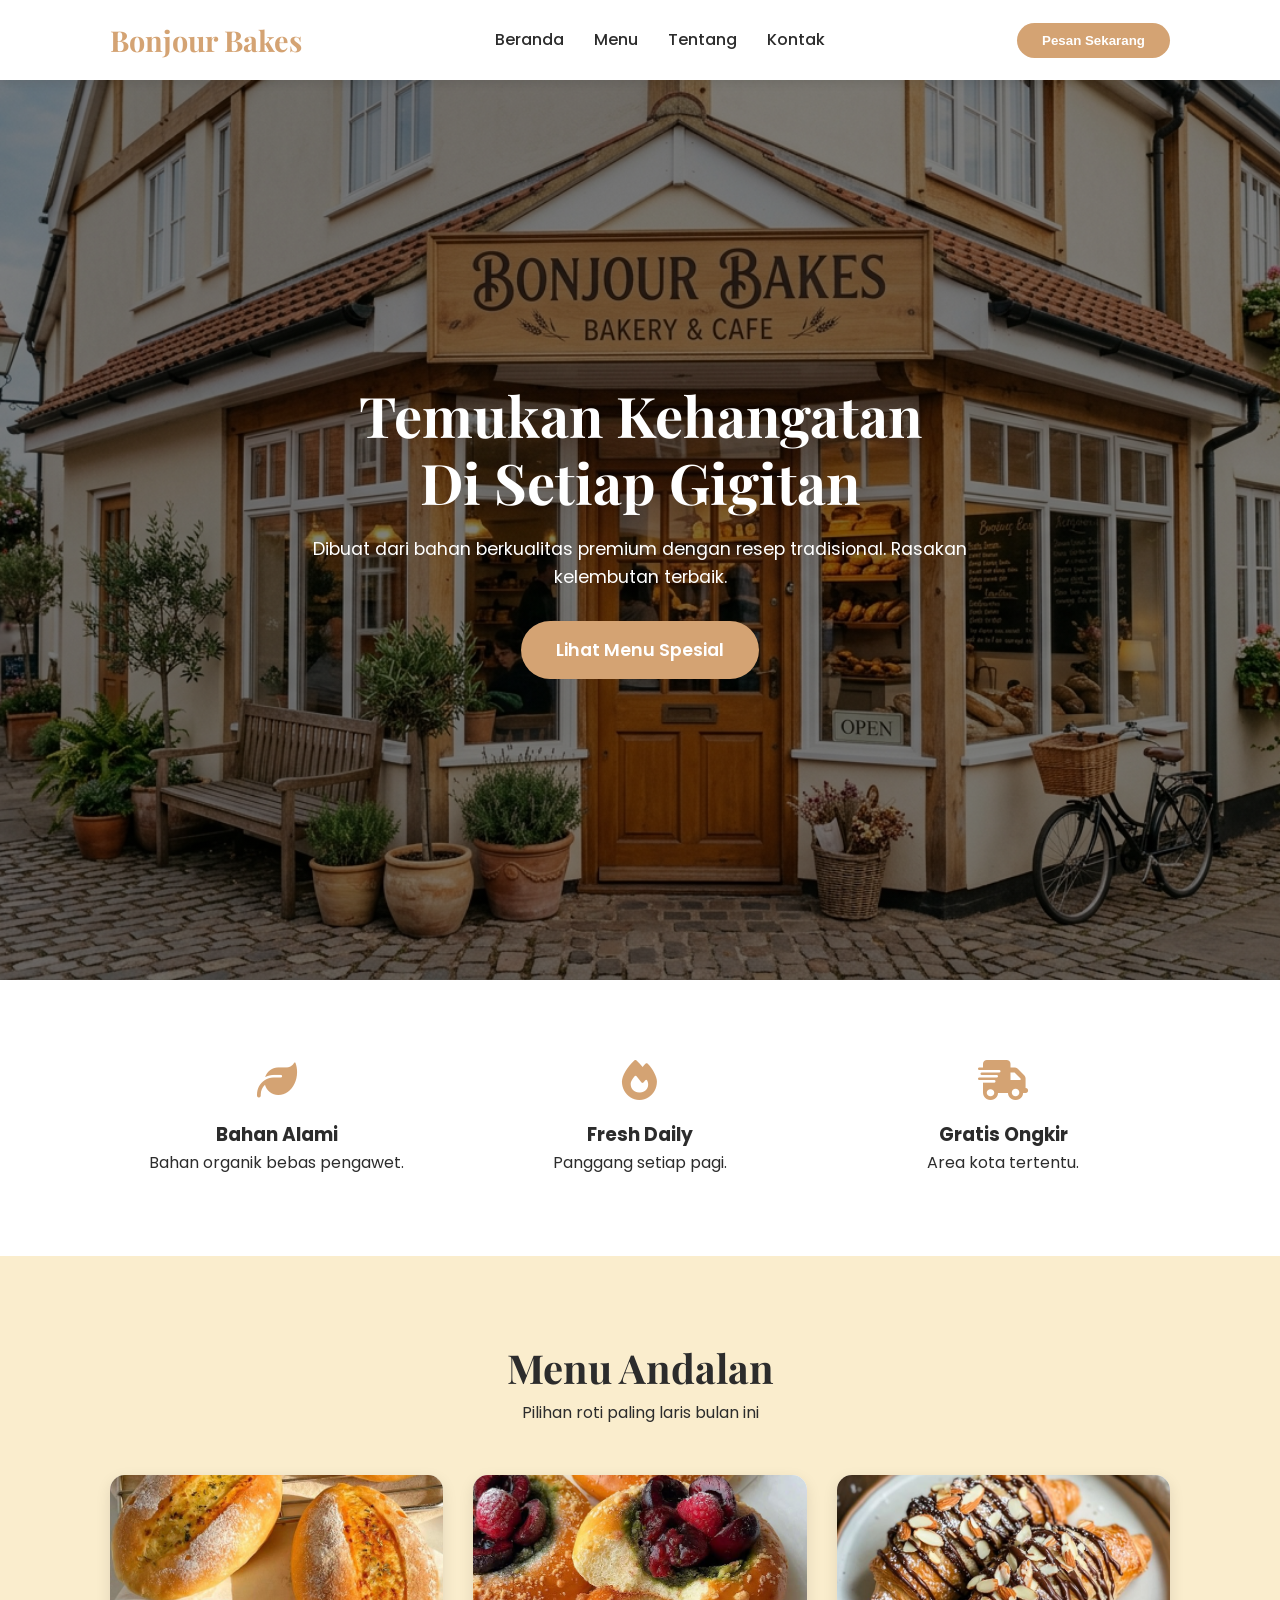
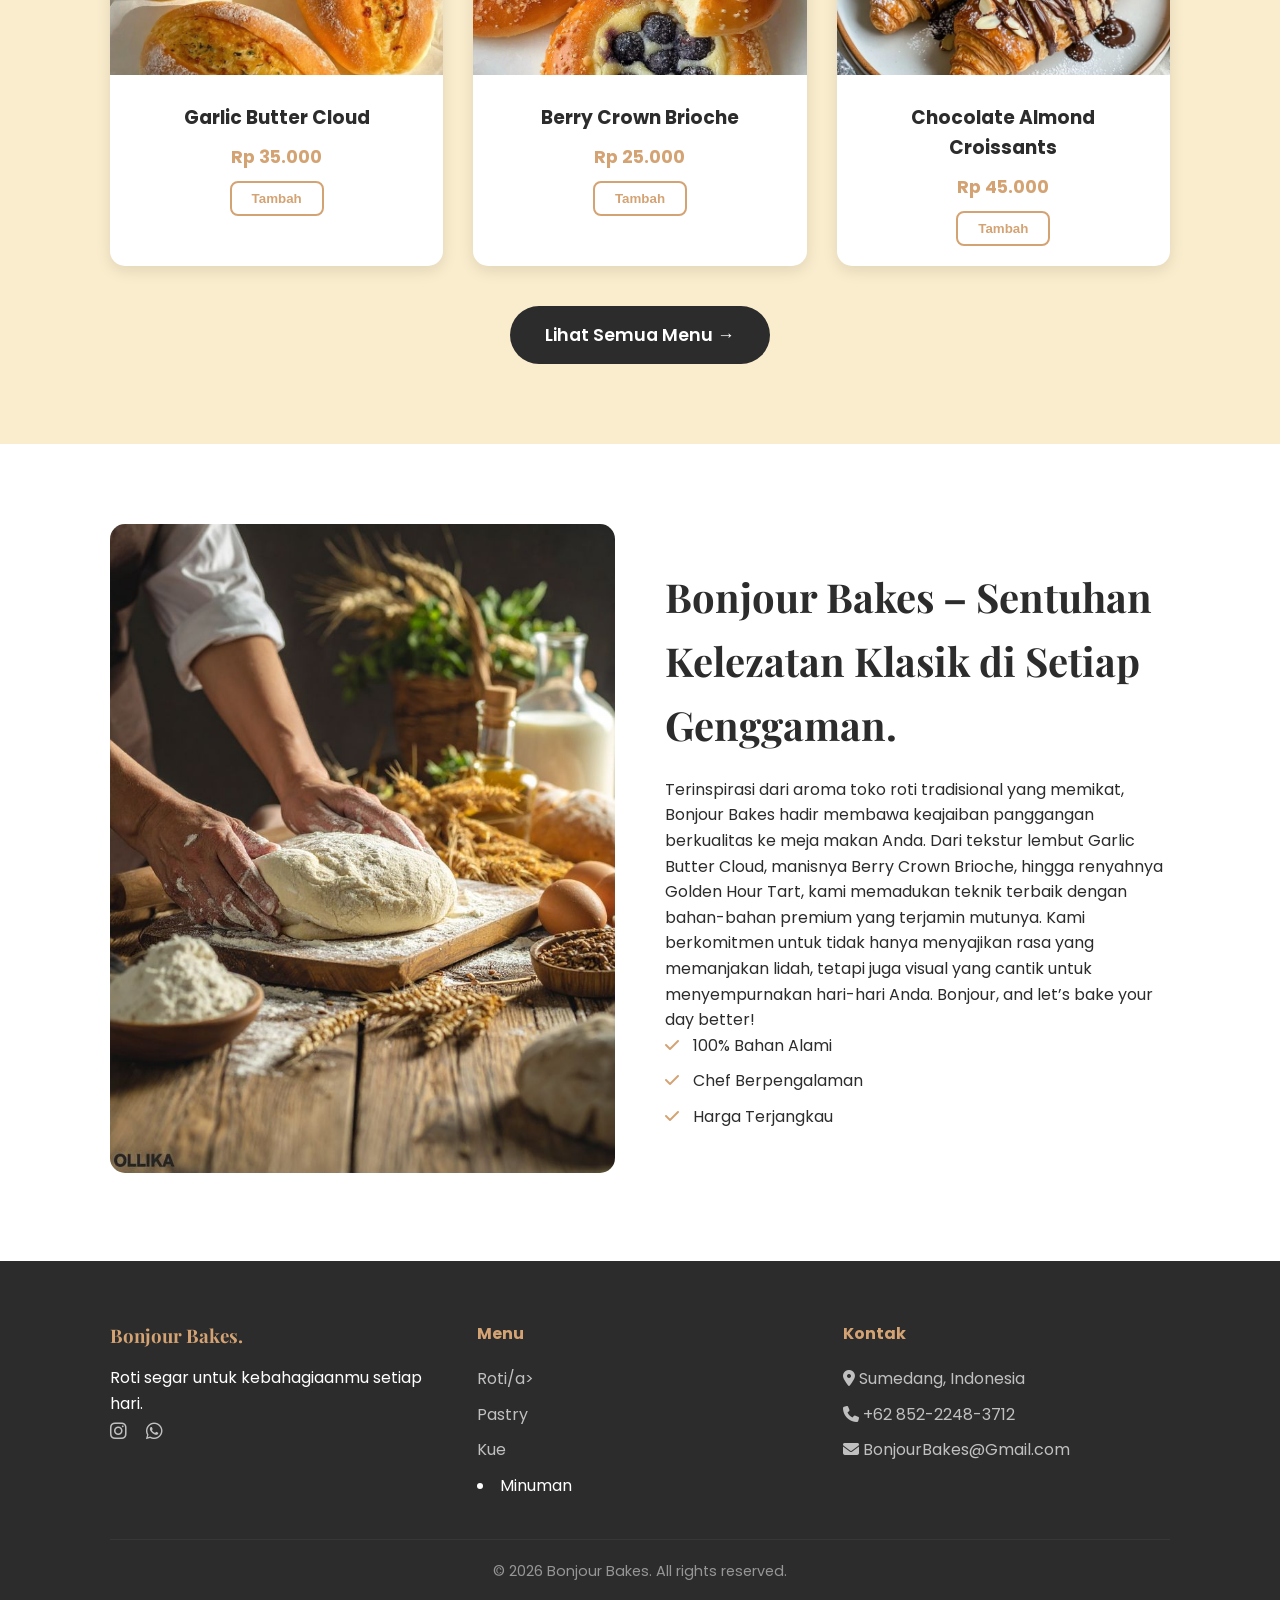
<file: index.html>
<!DOCTYPE html>
<html lang="id">
<head>
    <meta charset="UTF-8">
    <meta name="viewport" content="width=device-width, initial-scale=1.0">
    <title>Bonjour Bakes - Tempat Pulang Untuk Rasa Manis</title>
    <link rel="stylesheet" href="https://cdnjs.cloudflare.com/ajax/libs/font-awesome/6.4.0/css/all.min.css">
    <link href="https://fonts.googleapis.com/css2?family=Poppins:wght@300;400;600;700&family=Playfair+Display:wght@400;700&display=swap" rel="stylesheet">
    <link rel="stylesheet" href="style.css">
</head>
<body>

    <!-- NAVIGASI -->
    <header id="header">
        <div class="container">
            <nav class="navbar">
                <div class="logo">
                    <a href="index.html">Bonjour Bakes<span></span></a>
                </div>
                <ul class="nav-menu">
                    <li><a href="#home" class="nav-link">Beranda</a></li>
                    <li><a href="#menu" class="nav-link">Menu</a></li>
                    <li><a href="#about" class="nav-link">Tentang</a></li>
                    <li><a href="#contact" class="nav-link">Kontak</a></li>
                </ul>
            
<div class="nav-right">
    <button onclick="processOrder()" class="btn-order" style="border:none; cursor:pointer;">Pesan Sekarang</button>
    <div class="hamburger">...</div>
</div>
            </nav>
        </div>
    </header>

    <section class="hero" id="home">
        <div class="hero-content">
            <h1>Temukan Kehangatan<br>Di Setiap Gigitan</h1>
            <p>Dibuat dari bahan berkualitas premium dengan resep tradisional. Rasakan kelembutan terbaik.</p>
            <a href="#menu" class="btn-hero">Lihat Menu Spesial</a>
        </div>
    </section>

    <section class="features">
        <div class="container">
            <div class="features-grid">
                <div class="feature-card">
                    <i class="fas fa-leaf"></i>
                    <h3>Bahan Alami</h3>
                    <p>Bahan organik bebas pengawet.</p>
                </div>
                <div class="feature-card">
                    <i class="fas fa-fire"></i>
                    <h3>Fresh Daily</h3>
                    <p>Panggang setiap pagi.</p>
                </div>
                <div class="feature-card">
                    <i class="fas fa-shipping-fast"></i>
                    <h3>Gratis Ongkir</h3>
                    <p>Area kota tertentu.</p>
                </div>
            </div>
        </div>
    </section>

    <section class="menu-section">
        <div class="container">
            <div class="section-title">
                <h2>Menu Andalan</h2>
                <p>Pilihan roti paling laris bulan ini</p>
            </div>
            <div class="menu-grid">
                <!-- Item 1 -->
                <div class="menu-item">
                    <img src="assets/Garlic-Butter-Cloud.jpg" alt="Garlic Butter Cloud">
                    <div class="menu-info">
                        <h3>Garlic Butter Cloud</h3>
                        <span class="price">Rp 35.000</span>
                        <button class="btn-add" onclick="addToCart('Garlic Butter Cloud', 35000)">Tambah</button>
                    </div>
                </div>
                <!-- Item 2 -->
                <div class="menu-item">
                    <img src="assets/Berry-Crown-Brioche.jpg" alt="Berry Crown Brioche">
                    <div class="menu-info">
                        <h3>Berry Crown Brioche</h3>
                        <span class="price">Rp 25.000</span>
                        <button class="btn-add" onclick="addToCart('Berry Crown Brioche', 25000)">Tambah</button>
                    </div>
                </div>
                <!-- Item 3 -->
                <div class="menu-item">
                    <img src="assets/Chocolate-Almond-Croissants.jpg" alt="Chocolate Almond Croissants">
                    <div class="menu-info">
                        <h3>Chocolate Almond Croissants</h3>
                        <span class="price">Rp 45.000</span>
                        <button class="btn-add" onclick="addToCart('Chocolate Almond Croissants', 45000)">Tambah</button>
                    </div>
                </div>
            </div>
            <div style="text-align: center; margin-top: 40px;">
                <a href="menu.html" class="btn-hero" style="background: var(--dark);">Lihat Semua Menu &rarr;</a>
            </div>
        </div>
    </section>

    <section class="about" id="about">
        <div class="container">
            <div class="about-grid">
                <div class="about-img">
                    <img src="assets/The-Bakers-Embrace.jpg" alt="Baker">
                </div>
                <div class="about-content">
                    <h2>Bonjour Bakes – Sentuhan Kelezatan Klasik di Setiap Genggaman.</h2>
                    <p>Terinspirasi dari aroma toko roti tradisional yang memikat,
                         Bonjour Bakes hadir membawa keajaiban panggangan berkualitas ke meja makan Anda.
                          Dari tekstur lembut Garlic Butter Cloud, manisnya Berry Crown Brioche, hingga renyahnya Golden Hour Tart, 
                          kami memadukan teknik terbaik dengan bahan-bahan premium yang terjamin mutunya. Kami berkomitmen untuk tidak hanya menyajikan rasa yang memanjakan lidah, tetapi juga visual yang cantik untuk menyempurnakan hari-hari Anda. Bonjour, and let’s bake your day better!</p>
                    <ul>
                        <li><i class="fas fa-check"></i> 100% Bahan Alami</li>
                        <li><i class="fas fa-check"></i> Chef Berpengalaman</li>
                        <li><i class="fas fa-check"></i> Harga Terjangkau</li>
                    </ul>
                </div>
            </div>
        </div>
    </section>

    <footer id="contact">
        <div class="container">
            <div class="footer-grid">
                <div class="footer-col">
                    <h3>Bonjour Bakes.</h3>
                    <p>Roti segar untuk kebahagiaanmu setiap hari.</p>
                    <div class="social-links">
                        <a href="https://www.instagram.com/bonjourbakes.journal?igsh=bWpzNGphaXZuY3d6"><i class="fab fa-instagram"></i></a>
                        <a href="https://wa.me/qr/K4376BWZHBKWC1"><i class="fab fa-whatsapp"></i></a>
                    </div>
                </div>
                <div class="footer-col">
                    <h4>Menu</h4>
                    <ul>
                        <li><a href="#menu">Roti/a></li>
                        <li><a href="#menu">Pastry</a></li>
                        <li><a href="#menu">Kue</a></li>
                        </ul><li><a href="#menu">Minuman</a></li>
                </div>
                <div class="footer-col">
                    <h4>Kontak</h4>
                    <ul>
                        <li><i class="fas fa-map-marker-alt"></i> Sumedang, Indonesia</li>
                        <li><i class="fas fa-phone"></i> +62 852-2248-3712</li>
                        <li><i class="fas fa-envelope"></i> BonjourBakes@Gmail.com</li>
                    </ul>
                </div>
            </div>
            <div class="copyright">
                <p>&copy; 2026 Bonjour Bakes. All rights reserved.</p>
            </div>
        </div>
    </footer>

    <script src="js/script.js"></script>
</body>
</html>
</file>
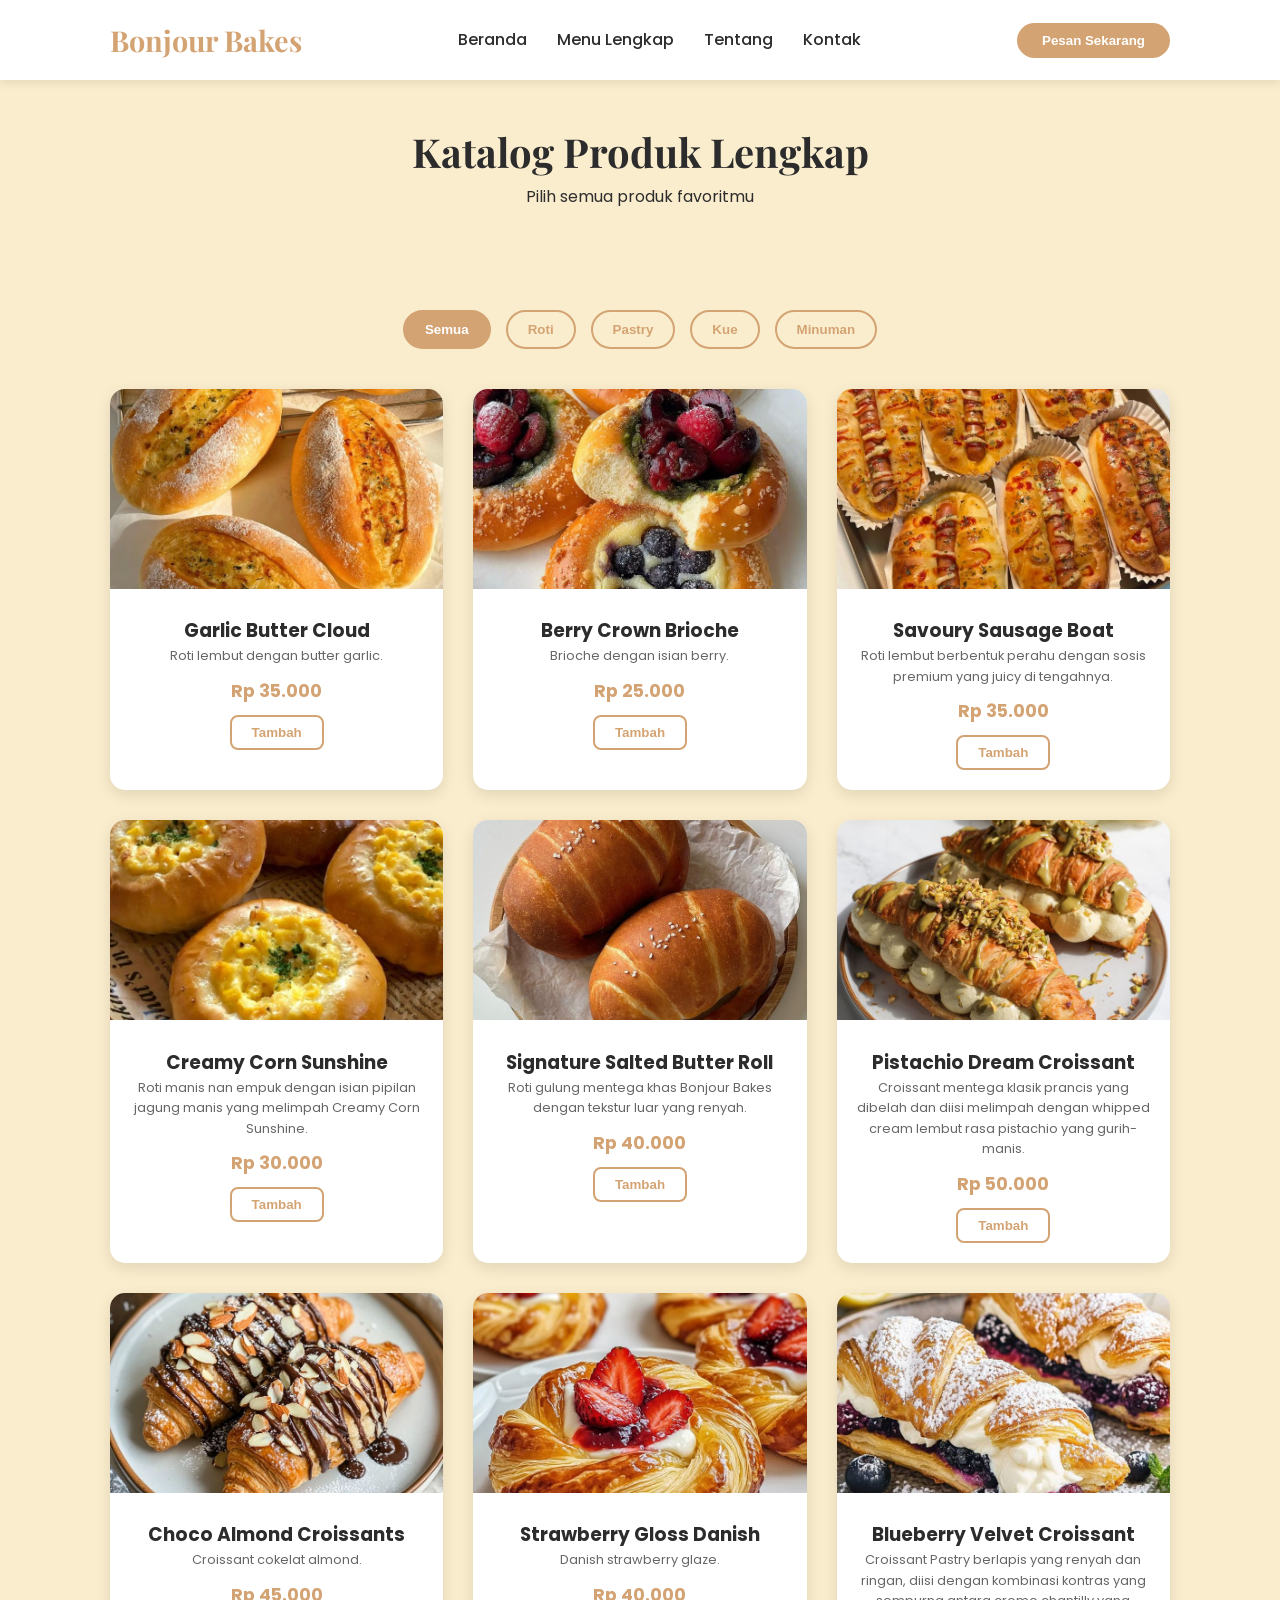
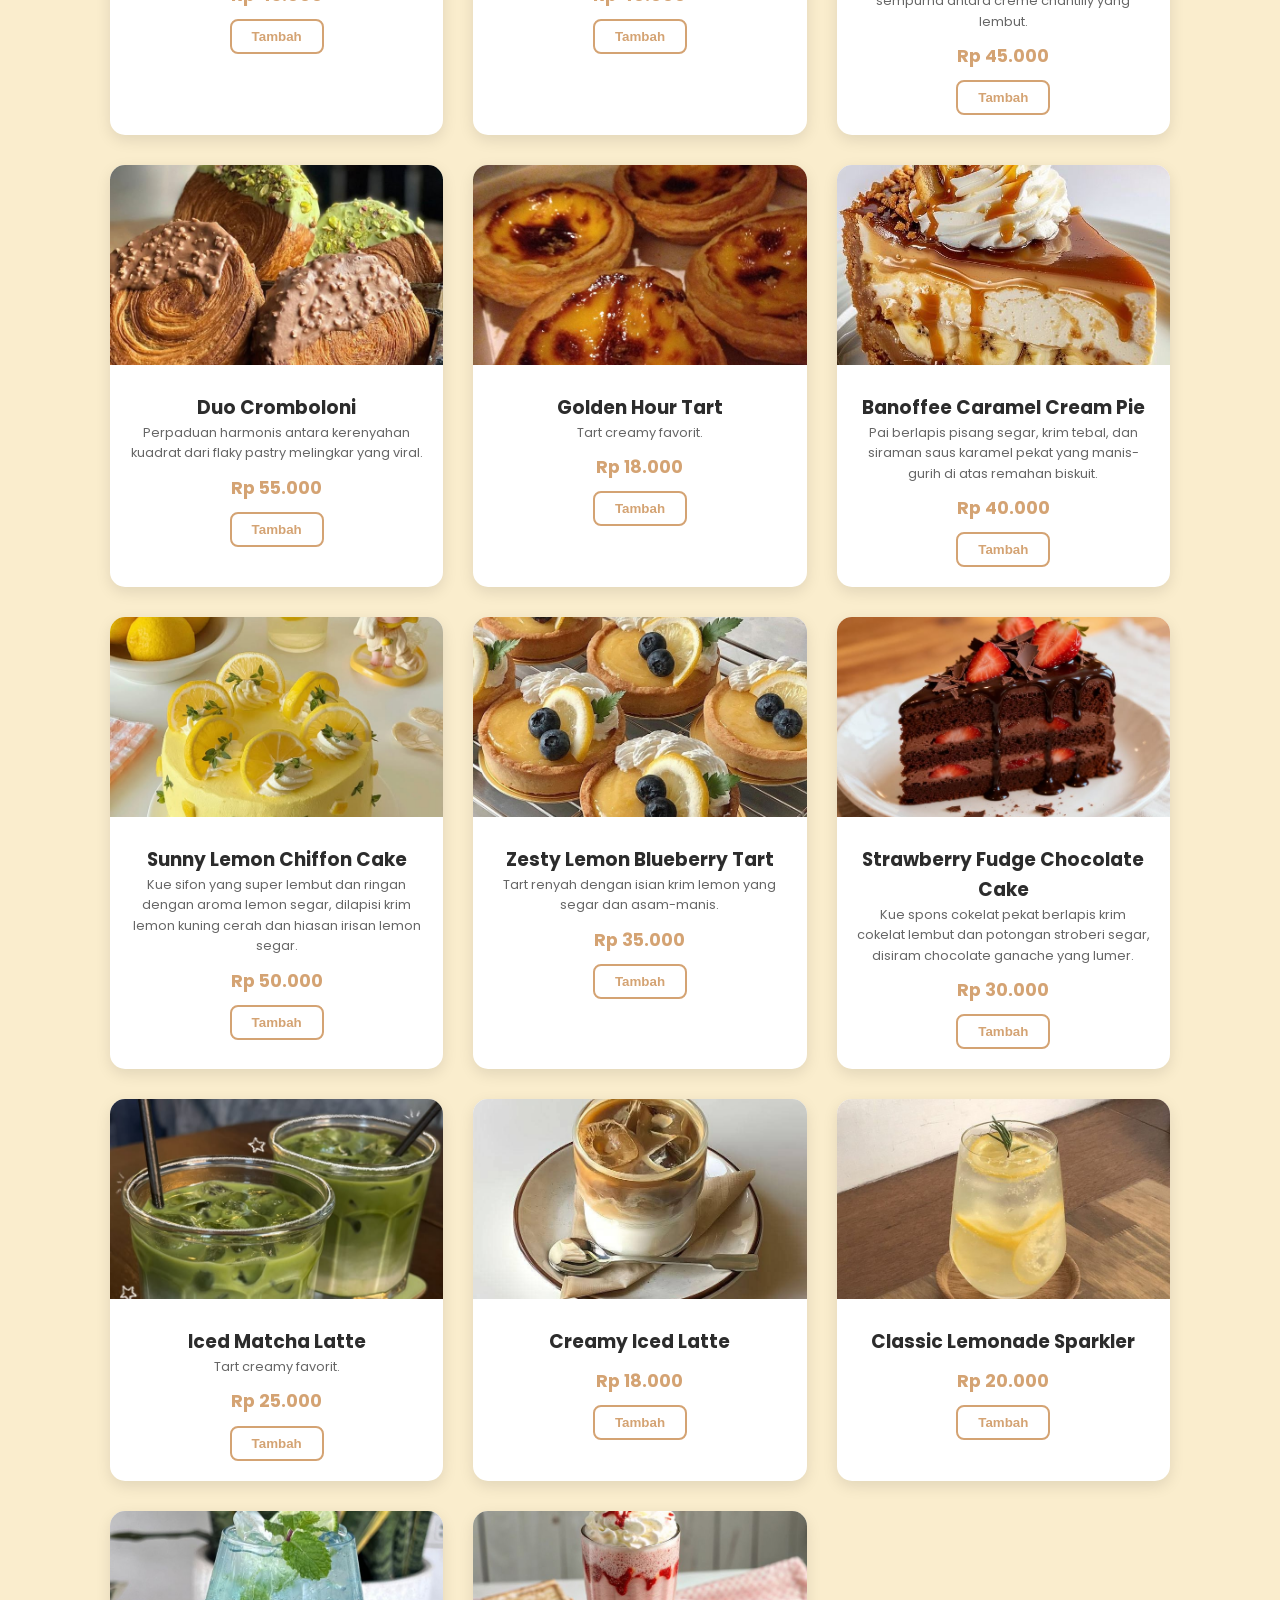
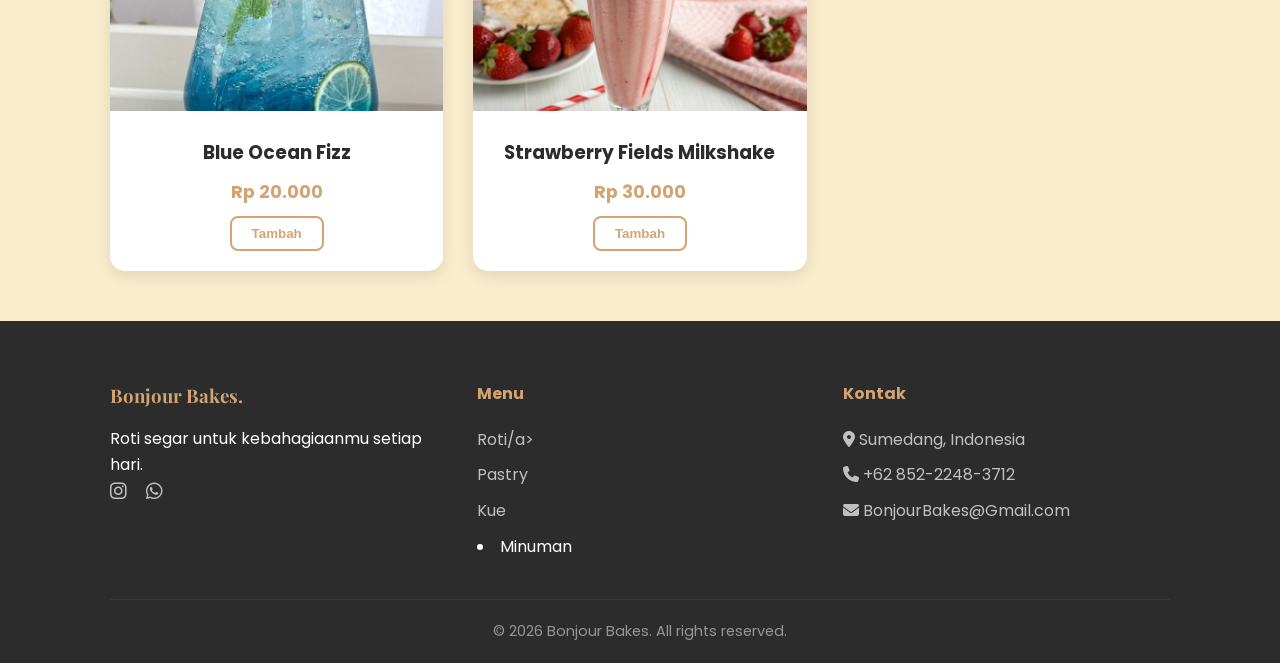
<file: menu.html>
<!DOCTYPE html>
<html lang="id">
<head>
    <meta charset="UTF-8">
    <meta name="viewport" content="width=device-width, initial-scale=1.0">
    <title>Menu Lengkap - Bonjour Bakes</title>
    <link rel="stylesheet" href="https://cdnjs.cloudflare.com/ajax/libs/font-awesome/6.4.0/css/all.min.css">
    <link href="https://fonts.googleapis.com/css2?family=Poppins:wght@300;400;600;700&family=Playfair+Display:wght@400;700&display=swap" rel="stylesheet">
    <link rel="stylesheet" href="style.css">
    
   
    <style>
        
        .category-filter {
            display: flex;
            justify-content: center;
            gap: 15px;
            margin-bottom: 40px;
            flex-wrap: wrap;
        }
        .cat-btn {
            padding: 10px 20px;
            border: 2px solid var(--primary);
            background: transparent;
            color: var(--primary);
            border-radius: 20px;
            cursor: pointer;
            font-weight: 600;
            transition: 0.3s;
        }
        .cat-btn.active, .cat-btn:hover {
            background: var(--primary);
            color: var(--white);
        }
    </style>
</head>
<body>

    <!-- HEADER  -->
    <header id="header">
        <div class="container">
            <nav class="navbar">
                <div class="logo">
                    <a href="index.html">Bonjour Bakes<span></span></a>
                </div>
                <ul class="nav-menu">
                    <li><a href="index.html" class="nav-link">Beranda</a></li>
                    <li><a href="menu.html" class="nav-link">Menu Lengkap</a></li>
                    <li><a href="index.html#about" class="nav-link">Tentang</a></li>
                    <li><a href="index.html#contact" class="nav-link">Kontak</a></li>
                </ul>
                <div class="nav-right">
                    <button onclick="processOrder()" class="btn-order" style="border:none; cursor:pointer;">Pesan Sekarang</button>
                    <div class="hamburger"><span class="bar"></span><span class="bar"></span><span class="bar"></span></div>
                </div>
            </nav>
        </div>
    </header>

    <!-- TITLE SECTION -->
    <section style="padding: 120px 0 50px; background: var(--secondary); text-align: center;">
        <div class="container">
            <h1 style="font-family: 'Playfair Display', serif; font-size: 2.5rem;">Katalog Produk Lengkap</h1>
            <p>Pilih semua produk favoritmu</p>
        </div>
    </section>

    <!-- MENU SECTION LENGKAP -->
    <section class="menu-section" style="padding: 50px 0;">
        <div class="container">
            
           <div class="category-filter">
    <button class="cat-btn active" onclick="filterMenu('all', this)">Semua</button>
    <button class="cat-btn" onclick="filterMenu('roti', this)">Roti</button>
    <button class="cat-btn" onclick="filterMenu('pastry', this)">Pastry</button>
    <button class="cat-btn" onclick="filterMenu('kue', this)">Kue</button>
    <button class="cat-btn" onclick="filterMenu('minuman', this)">Minuman</button>
</div>
            <div class="menu-grid">
                <!-- === KATEGORI ROTI === -->
                  <!-- Item 1 -->
                    <div class="menu-item" data-category="Roti">
                    <img src="assets/Garlic-Butter-Cloud.jpg" alt="Garlic Butter Cloud">
                    <div class="menu-info">
                        <h3>Garlic Butter Cloud</h3>
                        <p style="font-size: 0.8rem; color: var(--gray);">Roti lembut dengan butter garlic.</p>
                        <span class="price">Rp 35.000</span>
                        <button class="btn-add" onclick="addToCart('Garlic Butter Cloud', 35000)">Tambah</button>
                    </div>
                </div>
                <!-- Item 2 -->
                <div class="menu-item" data-category="Roti">
                    <img src="assets/Berry-Crown-Brioche.jpg" alt="Berry Crown Brioche">
                    <div class="menu-info">
                        <h3>Berry Crown Brioche</h3>
                        <p style="font-size: 0.8rem; color: var(--gray);">Brioche dengan isian berry.</p>
                        <span class="price">Rp 25.000</span>
                        <button class="btn-add" onclick="addToCart('Berry Crown Brioche', 25000)">Tambah</button>
                    </div>
                </div>
                <!-- Item 3 -->
                <div class="menu-item" data-category="Roti">
                    <img src="assets/Savoury-Sausage-Boat.jpg" alt="Savoury Sausage Boat">
                    <div class="menu-info">
                        <h3>Savoury Sausage Boat</h3>
                        <p style="font-size: 0.8rem; color: var(--gray);">Roti lembut berbentuk perahu dengan sosis premium yang juicy di tengahnya.</p>
                        <span class="price">Rp 35.000</span>
                        <button class="btn-add" onclick="addToCart('Savoury Sausage Boat', 35000)">Tambah</button>
                    </div>
                </div>
                <!-- Item 4 -->
                <div class="menu-item" data-category="Roti">
                    <img src="assets/Creamy-Corn-Sunshine.jpg" alt="Creamy Corn Sunshine">
                    <div class="menu-info">
                        <h3>Creamy Corn Sunshine</h3>
                        <p style="font-size: 0.8rem; color: var(--gray);">Roti manis nan empuk dengan isian pipilan jagung manis yang melimpah Creamy Corn Sunshine.</p>
                        <span class="price">Rp 30.000</span>
                        <button class="btn-add" onclick="addToCart('Creamy Corn Sunshine', 30000)">Tambah</button>
                    </div>
                </div>
                 <!-- Item 5 -->
                <div class="menu-item" data-category="Roti">
                    <img src="assets/signature-Salted-Butter-Roll.jpg" alt="Signature Salted Butter Roll">
                    <div class="menu-info">
                        <h3>Signature Salted Butter Roll</h3>
                        <p style="font-size: 0.8rem; color: var(--gray);">Roti gulung mentega khas Bonjour Bakes dengan tekstur luar yang renyah.</p>
                        <span class="price">Rp 40.000</span>
                        <button class="btn-add" onclick="addToCart('signature Salted Butter Roll', 40000)">Tambah</button>
                    </div>
                </div>
                
                <!-- === KATEGORI PASTRY === -->
                <!-- Item 1 -->
                <div class="menu-item" data-category="Pastry">
                    <img src="assets/Pistachio-Dream-Croissant.jpg" alt="Pistachio Dream Croissant">
                    <div class="menu-info">
                        <h3>Pistachio Dream Croissant</h3>
                        <p style="font-size: 0.8rem; color: var(--gray);">Croissant mentega klasik prancis yang dibelah dan diisi melimpah dengan whipped cream lembut rasa pistachio yang gurih-manis. </p>
                        <span class="price">Rp 50.000</span>
                        <button class="btn-add" onclick="addToCart('Pistachio Dream Croissant', 50000)">Tambah</button>
                    </div>
                </div>
                <!-- Item 2 -->
                <div class="menu-item" data-category="Pastry">
                    <img src="assets/Chocolate-Almond-Croissants.jpg" alt="Chocolate Almond Croissants">
                    <div class="menu-info">
                        <h3>Choco Almond Croissants</h3>
                        <p style="font-size: 0.8rem; color: var(--gray);">Croissant cokelat almond.</p>
                        <span class="price">Rp 45.000</span>
                        <button class="btn-add" onclick="addToCart('Chocolate Almond Croissants', 45000)">Tambah</button>
                    </div>
                </div>
                <!-- Item 3 -->
                <div class="menu-item" data-category="Pastry">
                    <img src="assets/Strawberry-Gloss-Danish.jpg" alt="Strawberry Gloss Danish">
                    <div class="menu-info">
                        <h3>Strawberry Gloss Danish</h3>
                        <p style="font-size: 0.8rem; color: var(--gray);">Danish strawberry glaze.</p>
                        <span class="price">Rp 40.000</span>
                        <button class="btn-add" onclick="addToCart('Strawberry Gloss Danish', 40000)">Tambah</button>
                    </div>
                </div>
                <!-- Item 4 -->
                <div class="menu-item" data-category="Pastry">
                    <img src="assets/Blueberry-Velvet-Croissant.jpg" alt="Blueberry Velvet Croissant">
                    <div class="menu-info">
                        <h3>Blueberry Velvet Croissant</h3>
                        <p style="font-size: 0.8rem; color: var(--gray);">Croissant Pastry berlapis yang renyah dan ringan, diisi dengan kombinasi kontras yang sempurna antara creme chantilly yang lembut.</p>
                        <span class="price">Rp 45.000</span>
                        <button class="btn-add" onclick="addToCart('Blueberry Velvet Croissant', 45000)">Tambah</button>
                    </div>
                </div>
                <!-- Item 5 -->
                <div class="menu-item" data-category="Pastry">
                    <img src="assets/Duo-Cromboloni.jpg" alt="Duo Cromboloni">
                    <div class="menu-info">
                        <h3>Duo Cromboloni</h3>
                        <p style="font-size: 0.8rem; color: var(--gray);">Perpaduan harmonis antara kerenyahan kuadrat dari flaky pastry melingkar yang viral.  </p>
                        <span class="price">Rp 55.000</span>
                        <button class="btn-add" onclick="addToCart('Duo Cromboloni', 55000)">Tambah</button>
                    </div>
                </div>

                <!-- === KATEGORI KUE === -->
                <!-- Item 1 -->
                <div class="menu-item" data-category="Kue">
                    <img src="assets/Golden-Hour-Tart.jpg" alt="Golden Hour Tart">
                    <div class="menu-info">
                        <h3>Golden Hour Tart</h3>
                        <p style="font-size: 0.8rem; color: var(--gray);">Tart creamy favorit.</p>
                        <span class="price">Rp 18.000</span>
                        <button class="btn-add" onclick="addToCart('Golden Hour Tart', 18000)">Tambah</button>
                    </div>
                </div>
                 <!-- Item 2  -->
                <div class="menu-item" data-category="Kue">
                    <img src="assets/Banoffee-Caramel-Cream-Pie.jpg" alt="Banoffee Caramel Cream Pie">
                    <div class="menu-info">
                        <h3>Banoffee Caramel Cream Pie</h3>
                        <p style="font-size: 0.8rem; color: var(--gray);">Pai berlapis pisang segar, krim tebal, dan siraman saus karamel pekat yang manis-gurih di atas remahan biskuit. </p>
                        <span class="price">Rp 40.000</span>
                        <button class="btn-add" onclick="addToCart('Banoffee Caramel Cream Pie', 40000)">Tambah</button>
                    </div>
                </div>
                  <!-- Item 3  -->
                <div class="menu-item" data-category="Kue">
                    <img src="assets/Sunny-Lemon-Chiffon-Cake.jpg" alt="Sunny Lemon Chiffon Cake">
                    <div class="menu-info">
                        <h3>Sunny Lemon Chiffon Cake</h3>
                        <p style="font-size: 0.8rem; color: var(--gray);">Kue sifon yang super lembut dan ringan dengan aroma lemon segar, dilapisi krim lemon kuning cerah dan hiasan irisan lemon segar.</p>
                        <span class="price">Rp 50.000</span>
                        <button class="btn-add" onclick="addToCart('Sunny Lemon Chiffon Cake', 50000)">Tambah</button>
                    </div>
                </div>
                 <!-- Item 4  -->
                <div class="menu-item" data-category="Kue">
                    <img src="assets/Zesty-Lemon-Blueberry-Tart.jpg" alt="Zesty Lemon Blueberry Tart">
                    <div class="menu-info">
                        <h3>Zesty Lemon Blueberry Tart</h3>
                        <p style="font-size: 0.8rem; color: var(--gray);">Tart renyah dengan isian krim lemon yang segar dan asam-manis.</p>
                        <span class="price">Rp 35.000</span>
                        <button class="btn-add" onclick="addToCart('Zesty Lemon Blueberry Tart', 35000)">Tambah</button>
                    </div>
                </div>
                 <!-- Item 5 -->
                <div class="menu-item" data-category="Kue">
                    <img src="assets/Strawberry-Fudge-Chocolate-Cake.jpg" alt="Strawberry Fudge Chocolate Cake">
                    <div class="menu-info">
                        <h3>Strawberry Fudge Chocolate Cake</h3>
                        <p style="font-size: 0.8rem; color: var(--gray);">  Kue spons cokelat pekat berlapis krim cokelat lembut dan potongan stroberi segar, disiram chocolate ganache yang lumer.</p>
                        <span class="price">Rp 30.000</span>
                        <button class="btn-add" onclick="addToCart('Strawberry Fudge Chocolate Cake', 30000)">Tambah</button>
                    </div>
                </div>

                 <!-- === KATEGORI MINUMAN === -->
                <!-- Item 1 -->
                <div class="menu-item" data-category="Minuman">
                    <img src="assets/Iced-Matcha-Latte.jpg" alt="Iced Matcha Latte">
                    <div class="menu-info">
                        <h3>Iced Matcha Latte</h3>
                        <p style="font-size: 0.8rem; color: var(--gray);">Tart creamy favorit.</p>
                        <span class="price">Rp 25.000</span>
                        <button class="btn-add" onclick="addToCart('Iced Matcha Latte', 25000)">Tambah</button>
                    </div>
                </div>
                 <!-- Item 2 -->
                <div class="menu-item" data-category="Minuman">
                    <img src="assets/Creamy-Iced-Latte.jpg" alt="Creamy Iced Latte">
                    <div class="menu-info">
                        <h3>Creamy Iced Latte</h3>
                        <span class="price">Rp 18.000</span>
                        <button class="btn-add" onclick="addToCart('Creamy Iced Latte', 18000)">Tambah</button>
                    </div>
                </div>
                  <!-- Item 3 -->
                <div class="menu-item" data-category="Minuman">
                    <img src="assets/Classic-Lemonade-Sparkler.jpg" alt="Classic Lemonade Sparkler">
                    <div class="menu-info">
                        <h3>Classic Lemonade Sparkler</h3>
                        <span class="price">Rp 20.000</span>
                        <button class="btn-add" onclick="addToCart('Classic Lemonade Sparkler', 20000)">Tambah</button>
                    </div>
                </div>
                   <!-- Item 4 -->
                <div class="menu-item" data-category="Minuman">
                    <img src="assets/Blue-Ocean-Fizz.jpg" alt="Blue Ocean Fizz">
                    <div class="menu-info">
                        <h3>Blue Ocean Fizz</h3>
                        <span class="price">Rp 20.000</span>
                        <button class="btn-add" onclick="addToCart('Blue Ocean Fizz', 20000)">Tambah</button>
                    </div>
                </div>
                  <!-- Item 5 -->
                <div class="menu-item" data-category="Minuman">
                    <img src="assets/Strawberry-Fields-Milkshake.jpg" alt="Strawberry Fields Milkshake">
                    <div class="menu-info">
                        <h3>Strawberry Fields Milkshake</h3>
                        <span class="price">Rp 30.000</span>
                        <button class="btn-add" onclick="addToCart('Strawberry Fields Milkshake', 30000)">Tambah</button>
                    </div>
                </div>
            </div>
        </div>
    </section>

       <footer id="contact">
        <div class="container">
            <div class="footer-grid">
                <div class="footer-col">
                    <h3>Bonjour Bakes.</h3>
                    <p>Roti segar untuk kebahagiaanmu setiap hari.</p>
                    <div class="social-links">
                        <a href="https://www.instagram.com/bonjourbakes.journal?igsh=bWpzNGphaXZuY3d6"><i class="fab fa-instagram"></i></a>
                        <a href="https://wa.me/qr/K4376BWZHBKWC1"><i class="fab fa-whatsapp"></i></a>
                    </div>
                </div>
                <div class="footer-col">
                    <h4>Menu</h4>
                    <ul>
                        <li><a href="#menu">Roti/a></li>
                        <li><a href="#menu">Pastry</a></li>
                        <li><a href="#menu">Kue</a></li>
                        </ul><li><a href="#menu">Minuman</a></li>
                </div>
                <div class="footer-col">
                    <h4>Kontak</h4>
                    <ul>
                        <li><i class="fas fa-map-marker-alt"></i> Sumedang, Indonesia</li>
                        <li><i class="fas fa-phone"></i> +62 852-2248-3712</li>
                        <li><i class="fas fa-envelope"></i> BonjourBakes@Gmail.com</li>
                    </ul>
                </div>
            </div>
            <div class="copyright">
                <p>&copy; 2026 Bonjour Bakes. All rights reserved.</p>
            </div>
        </div>
    </footer>

    <script src="js/script.js"></script>

    <script>
    function filterMenu(category, btnElement) {
        const items = document.querySelectorAll('.menu-item');
        
        items.forEach(item => {
          
            let itemCategory = item.getAttribute('data-category').toLowerCase();
            
            if (category === 'all') {
                item.style.display = 'block';
            } else {
                if (itemCategory === category.toLowerCase()) {
                    item.style.display = 'block';
                } else {
                    item.style.display = 'none';
                }
            }
        });

        
        document.querySelectorAll('.cat-btn').forEach(btn => btn.classList.remove('active'));
        btnElement.classList.add('active');
    }
    </script>
</body>
</body>
</html>
</file>
<file: style.css>
/* === VARIABLES === */
:root {
    --primary: #d4a373;
    --primary-dark: #bc8a5e;
    --secondary: #faedcd;
    --dark: #2c2c2c;
    --light: #fefae0;
    --white: #ffffff;
    --gray: #666;
}

/* === RESET === */
* {
    margin: 0;
    padding: 0;
    box-sizing: border-box;
}

html { scroll-behavior: smooth; }

body {
    font-family: 'Poppins', sans-serif;
    color: var(--dark);
    background: var(--light);
    line-height: 1.6;
}

a { text-decoration: none; color: inherit; }
ul { list-style: none; }
img { max-width: 100%; }

.container {
    max-width: 1100px;
    margin: 0 auto;
    padding: 0 20px;
}

/* === HEADER === */
header {
    background: var(--white);
    box-shadow: 0 2px 10px rgba(0,0,0,0.1);
    position: fixed;
    width: 100%;
    top: 0;
    z-index: 1000;
}

.navbar {
    display: flex;
    justify-content: space-between;
    align-items: center;
    height: 80px;
}

.logo a {
    font-family: 'Playfair Display', serif;
    font-size: 1.8rem;
    font-weight: 700;
    color: var(--primary);
}

.logo span { color: var(--dark); }

.nav-menu {
    display: flex;
    gap: 30px;
    align-items: center;
}

.nav-link {
    font-weight: 500;
    transition: all 0.3s;
}

.nav-link:hover { color: var(--primary); }

.btn-order {
    background: var(--primary);
    color: var(--white);
    padding: 10px 25px;
    border-radius: 30px;
    font-weight: 600;
    transition: all 0.3s;
}

.btn-order:hover {
    background: var(--primary-dark);
    transform: translateY(-2px);
}

.hamburger {
    display: none;
    cursor: pointer;
}

.bar {
    display: block;
    width: 25px;
    height: 3px;
    margin: 5px auto;
    background: var(--dark);
}

/* === HERO === */
.hero {
    height: 100vh;
    background: linear-gradient(rgba(0,0,0,0.5), rgba(0,0,0,0.5)),
                url('assets/house.png');
    background-size: cover;
    background-position: center;
    display: flex;
    align-items: center;
    justify-content: center;
    text-align: center;
    margin-top: 80px;
}

.hero-content {
    color: var(--white);
    max-width: 700px;
    padding: 20px;
}

.hero h1 {
    font-family: 'Playfair Display', serif;
    font-size: 3.5rem;
    margin-bottom: 20px;
    line-height: 1.2;
}

.hero p {
    font-size: 1.1rem;
    margin-bottom: 30px;
}

.btn-hero {
    display: inline-block;
    background: var(--primary);
    color: var(--white);
    padding: 15px 35px;
    border-radius: 30px;
    font-size: 1.1rem;
    font-weight: 600;
    transition: all 0.3s;
}

.btn-hero:hover {
    background: var(--secondary);
    color: var(--dark);
}

/* === FEATURES === */
.features {
    padding: 80px 0;
    background: var(--white);
}

.features-grid {
    display: grid;
    grid-template-columns: repeat(auto-fit, minmax(250px, 1fr));
    gap: 30px;
    text-align: center;
}

.feature-card i {
    font-size: 2.5rem;
    color: var(--primary);
    margin-bottom: 20px;
}

/* === MENU === */
.menu-section {
    padding: 80px 0;
    background: var(--secondary);
}

.section-title {
    text-align: center;
    margin-bottom: 50px;
}

.section-title h2 {
    font-family: 'Playfair Display', serif;
    font-size: 2.5rem;
}

.menu-grid {
    display: grid;
    grid-template-columns: repeat(auto-fit, minmax(250px, 1fr));
    gap: 30px;
}

.menu-item {
    background: var(--white);
    border-radius: 15px;
    overflow: hidden;
    box-shadow: 0 5px 15px rgba(0,0,0,0.1);
    transition: all 0.3s;
}

.menu-item:hover {
    transform: translateY(-10px);
}

.menu-item img {
    width: 100%;
    height: 200px;
    object-fit: cover;
}
    .menu-info {
    padding: 20px;
    text-align: center !important;
    display: flex !important;
    flex-direction: column !important;
    align-items: center !important;
    }


.menu-info .price {
    color: var(--primary);
    font-weight: 700;
    font-size: 1.1rem;
    display: block;
    margin: 10px 0;
}

.btn-add {
    background: transparent;
    border: 2px solid var(--primary);
    color: var(--primary);
    padding: 8px 20px;
    border-radius: 8px;
    cursor: pointer;
    font-weight: 600;
    transition: all 0.3s;
}

.btn-add:hover {
    background: var(--primary);
    color: var(--white);
}

/* === ABOUT === */
.about {
    padding: 80px 0;
    background: var(--white);
}

.about-grid {
    display: grid;
    grid-template-columns: 1fr 1fr;
    gap: 50px;
    align-items: center;
}

.about-img img {
    border-radius: 15px;
}

.about-content h2 {
    font-family: 'Playfair Display', serif;
    font-size: 2.5rem;
    margin-bottom: 20px;
}

.about-content ul li {
    margin-bottom: 10px;
}

.about-content ul li i {
    color: var(--primary);
    margin-right: 10px;
}

/* === FOOTER === */
footer {
    background: var(--dark);
    color: var(--white);
    padding: 60px 0 20px;
}

.footer-grid {
    display: grid;
    grid-template-columns: repeat(auto-fit, minmax(200px, 1fr));
    gap: 40px;
    margin-bottom: 40px;
}

.footer-col h3 {
    font-family: 'Playfair Display', serif;
    color: var(--primary);
    margin-bottom: 15px;
}

.footer-col h4 {
    margin-bottom: 20px;
    color: var(--primary);
}

.footer-col ul li {
    margin-bottom: 10px;
    opacity: 0.7;
}

.footer-col ul li:hover { opacity: 1; }

.social-links a {
    font-size: 1.2rem;
    margin-right: 15px;
    opacity: 0.7;
}

.social-links a:hover { opacity: 1; color: var(--primary); }

.copyright {
    text-align: center;  /* <-- Bagian yang error sebelumnya */
    border-top: 1px solid rgba(255,255,255,0.1);
    padding-top: 20px;
    font-size: 0.9rem;
    opacity: 0.5;
}

/* === RESPONSIVE === */
@media (max-width: 768px) {
    .hero h1 { font-size: 2.5rem; }
    
    .hamburger { display: block; }
    
    .nav-menu {
        position: fixed;
        left: -100%;
        top: 80px;
        gap: 0;
        flex-direction: column;
        background: var(--white);
        width: 100%;
        height: calc(100vh - 80px);
        transition: 0.3s;
    }
    
    .nav-menu.active { left: 0; }
    
    .about-grid { grid-template-columns: 1fr; }
}
</file>
